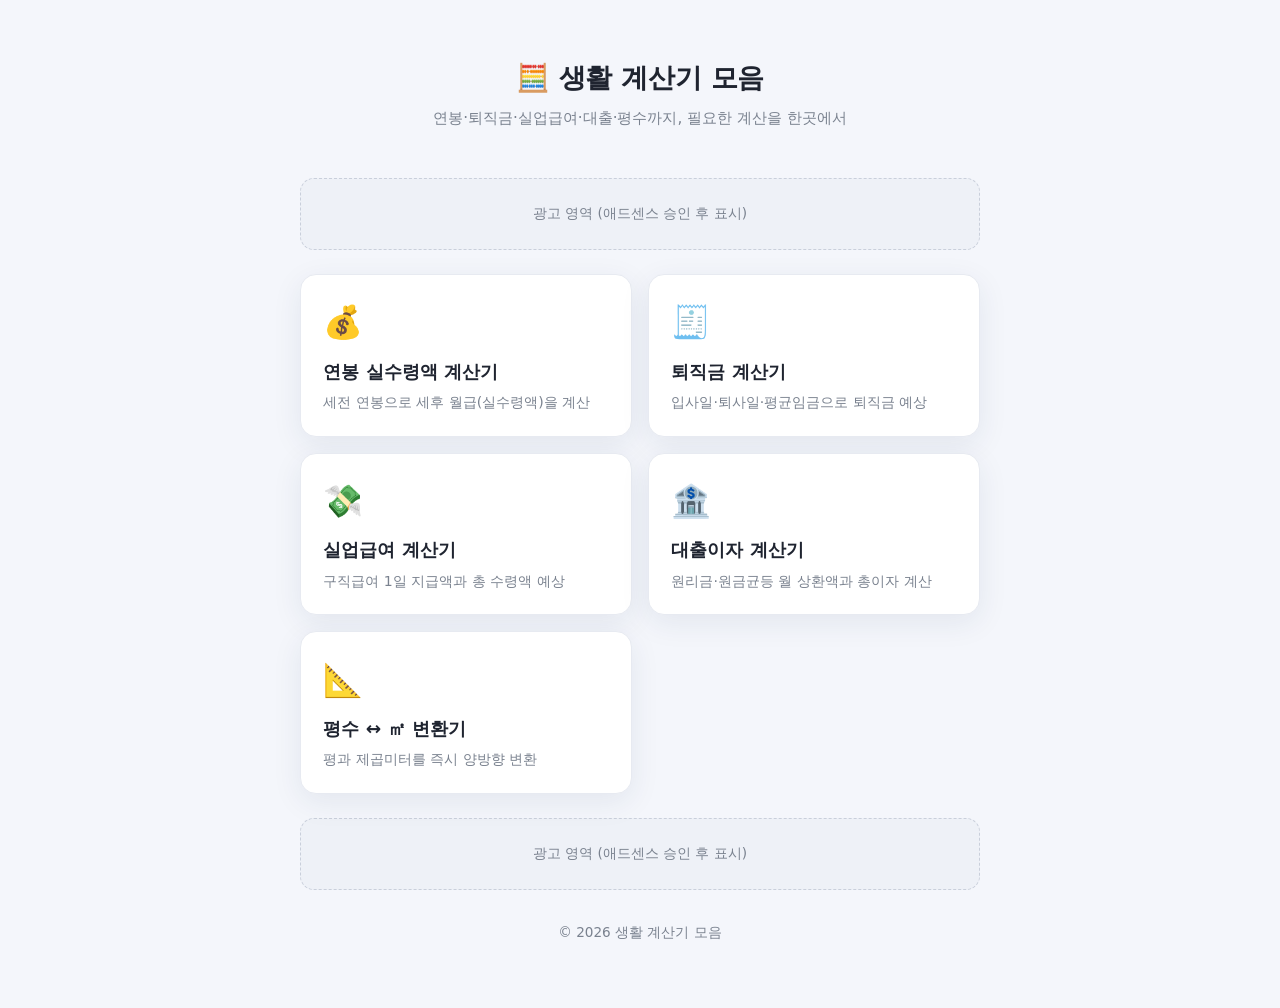
<file: index.html>
<!doctype html>
<html lang="ko">
<head>
  <meta charset="utf-8" />
  <meta name="viewport" content="width=device-width, initial-scale=1" />
  <title>무료 계산기 모음 | 연봉·퇴직금·실업급여·대출·평수</title>
  <meta name="description" content="연봉 실수령액, 퇴직금, 실업급여, 대출이자, 평수 변환 등 실생활에 꼭 필요한 무료 계산기를 한곳에 모았습니다." />
  <link rel="stylesheet" href="tools.css" />
</head>
<body>
  <div class="wrap">
    <header class="page">
      <h1>🧮 생활 계산기 모음</h1>
      <p>연봉·퇴직금·실업급여·대출·평수까지, 필요한 계산을 한곳에서</p>
    </header>

    <div class="ad">광고 영역 (애드센스 승인 후 표시)</div>

    <div class="tool-grid">
      <a class="tool-card" href="salary.html">
        <div class="emoji">💰</div>
        <h2>연봉 실수령액 계산기</h2>
        <p>세전 연봉으로 세후 월급(실수령액)을 계산</p>
      </a>
      <a class="tool-card" href="toejik.html">
        <div class="emoji">🧾</div>
        <h2>퇴직금 계산기</h2>
        <p>입사일·퇴사일·평균임금으로 퇴직금 예상</p>
      </a>
      <a class="tool-card" href="sileop.html">
        <div class="emoji">💸</div>
        <h2>실업급여 계산기</h2>
        <p>구직급여 1일 지급액과 총 수령액 예상</p>
      </a>
      <a class="tool-card" href="loan.html">
        <div class="emoji">🏦</div>
        <h2>대출이자 계산기</h2>
        <p>원리금·원금균등 월 상환액과 총이자 계산</p>
      </a>
      <a class="tool-card" href="pyeong.html">
        <div class="emoji">📐</div>
        <h2>평수 ↔ ㎡ 변환기</h2>
        <p>평과 제곱미터를 즉시 양방향 변환</p>
      </a>
    </div>

    <div class="ad">광고 영역 (애드센스 승인 후 표시)</div>

    <footer class="page">
      <p>© <span id="y"></span> 생활 계산기 모음</p>
    </footer>
  </div>
  <script>document.getElementById("y").textContent = new Date().getFullYear();</script>
</body>
</html>
</file>
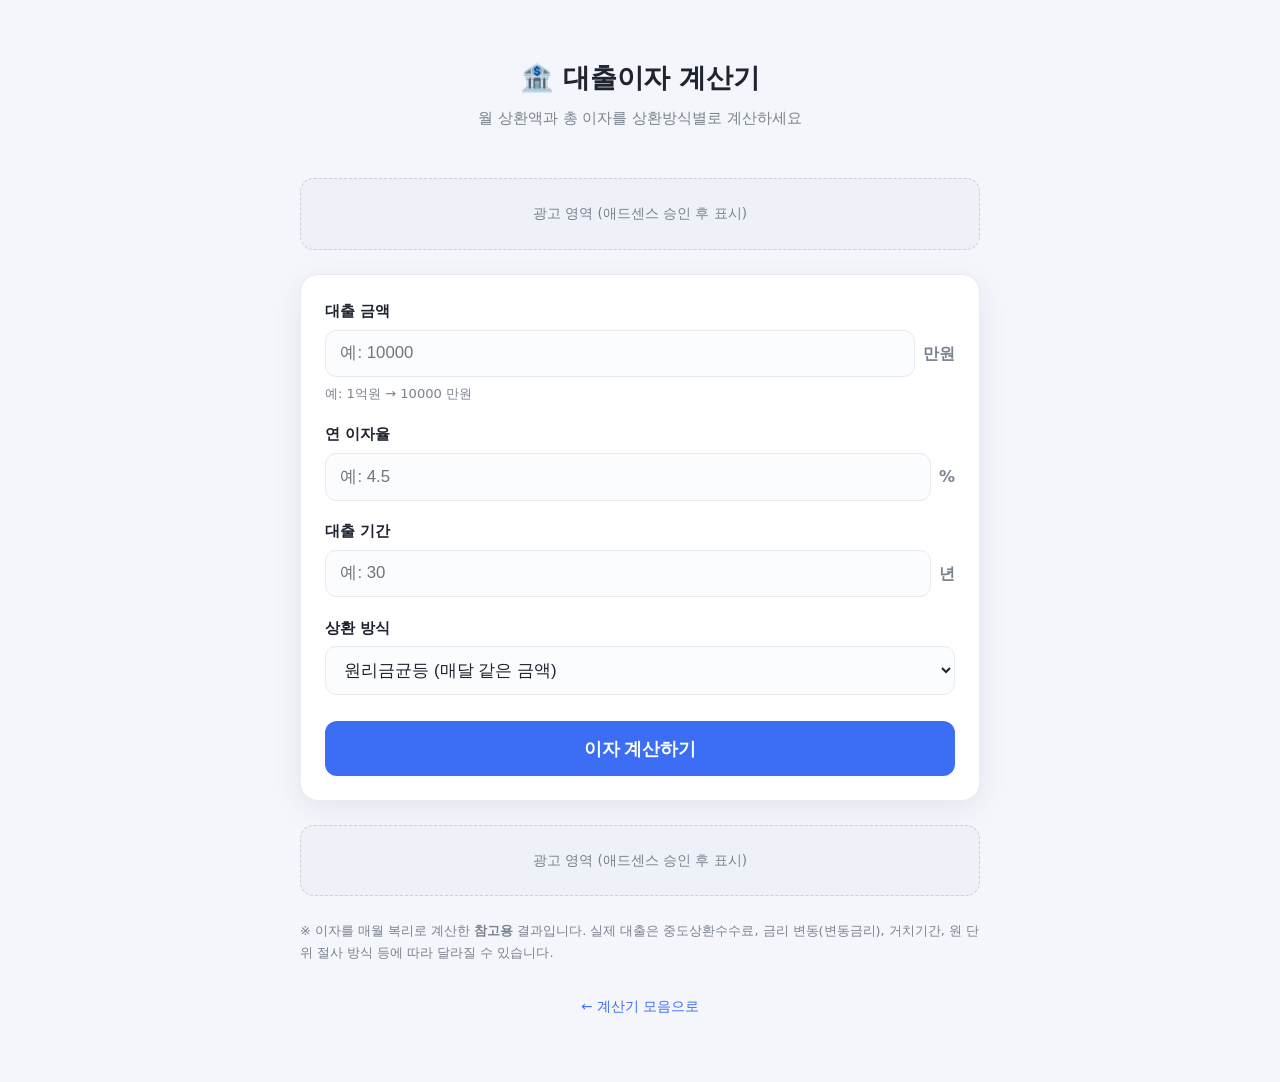
<file: loan.html>
<!doctype html>
<html lang="ko">
<head>
  <meta charset="utf-8" />
  <meta name="viewport" content="width=device-width, initial-scale=1" />
  <title>대출이자 계산기 | 원리금·원금균등 월 상환액 계산</title>
  <meta name="description" content="대출금액·이자율·기간을 입력하면 원리금균등/원금균등/만기일시 상환 방식별 월 상환액과 총이자를 계산합니다. 무료 대출이자 계산기." />
  <link rel="stylesheet" href="tools.css" />
</head>
<body>
  <div class="wrap">
    <header class="page">
      <h1>🏦 대출이자 계산기</h1>
      <p>월 상환액과 총 이자를 상환방식별로 계산하세요</p>
    </header>

    <div class="ad">광고 영역 (애드센스 승인 후 표시)</div>

    <div class="card">
      <div class="field">
        <label for="amount">대출 금액</label>
        <div class="input-row">
          <input id="amount" type="number" inputmode="numeric" placeholder="예: 10000" />
          <span class="unit">만원</span>
        </div>
        <div class="hint">예: 1억원 → 10000 만원</div>
      </div>
      <div class="field">
        <label for="rate">연 이자율</label>
        <div class="input-row">
          <input id="rate" type="number" inputmode="decimal" step="0.01" placeholder="예: 4.5" />
          <span class="unit">%</span>
        </div>
      </div>
      <div class="field">
        <label for="years">대출 기간</label>
        <div class="input-row">
          <input id="years" type="number" inputmode="numeric" placeholder="예: 30" />
          <span class="unit">년</span>
        </div>
      </div>
      <div class="field">
        <label for="method">상환 방식</label>
        <div class="input-row">
          <select id="method">
            <option value="equal">원리금균등 (매달 같은 금액)</option>
            <option value="principal">원금균등 (원금 균등, 이자 감소)</option>
            <option value="bullet">만기일시 (매달 이자만, 만기에 원금)</option>
          </select>
        </div>
      </div>

      <button class="btn" id="calcBtn">이자 계산하기</button>

      <div class="result" id="result" hidden>
        <div class="headline">
          <div class="label" id="mLabel">월 상환액</div>
          <div class="big" id="monthly">0원</div>
          <div class="sub" id="mSub"></div>
        </div>
        <table>
          <tr><th>총 대출 원금</th><td id="principal">0원</td></tr>
          <tr><th>총 이자</th><td id="interest">0원</td></tr>
          <tr class="total"><th>총 상환액 (원금+이자)</th><td class="val" id="totalPay">0원</td></tr>
        </table>
      </div>
    </div>

    <div class="ad">광고 영역 (애드센스 승인 후 표시)</div>

    <p class="disclaimer">
      ※ 이자를 매월 복리로 계산한 <b>참고용</b> 결과입니다. 실제 대출은 중도상환수수료, 금리 변동(변동금리),
      거치기간, 원 단위 절사 방식 등에 따라 달라질 수 있습니다.
    </p>
    <footer class="page"><p><a href="index.html">← 계산기 모음으로</a></p></footer>
  </div>

  <script>
    const won = (n) => Math.round(n).toLocaleString("ko-KR") + "원";
    function calc() {
      const principal = (parseFloat(document.getElementById("amount").value) || 0) * 10000;
      const annual = parseFloat(document.getElementById("rate").value) || 0;
      const years = parseFloat(document.getElementById("years").value) || 0;
      const method = document.getElementById("method").value;
      if (principal <= 0 || years <= 0) { alert("대출 금액과 기간을 입력해주세요."); return; }

      const n = Math.round(years * 12);   // 총 개월수
      const r = annual / 100 / 12;         // 월 이자율
      let monthlyText, subText, totalInterest;

      if (method === "equal") {
        // 원리금균등
        const m = r === 0 ? principal / n : principal * r * Math.pow(1 + r, n) / (Math.pow(1 + r, n) - 1);
        totalInterest = m * n - principal;
        monthlyText = won(m);
        subText = `매달 동일하게 ${n}회 상환`;
        document.getElementById("mLabel").textContent = "월 상환액";
      } else if (method === "principal") {
        // 원금균등: 첫 달 상환액이 가장 큼
        const monthlyPrincipal = principal / n;
        const firstInterest = principal * r;
        const first = monthlyPrincipal + firstInterest;
        const last = monthlyPrincipal + monthlyPrincipal * r;
        // 총이자 = 원금 × r × (n+1)/2
        totalInterest = monthlyPrincipal * r * (n * (n + 1) / 2);
        monthlyText = won(first);
        subText = `첫 달 ${won(first)} → 마지막 달 ${won(last)} (점점 감소)`;
        document.getElementById("mLabel").textContent = "첫 달 상환액";
      } else {
        // 만기일시
        const monthlyInterest = principal * r;
        totalInterest = monthlyInterest * n;
        monthlyText = won(monthlyInterest);
        subText = `매달 이자만 → 만기에 원금 ${won(principal)} 상환`;
        document.getElementById("mLabel").textContent = "월 이자 (원금 제외)";
      }

      document.getElementById("monthly").textContent = monthlyText;
      document.getElementById("mSub").textContent = subText;
      document.getElementById("principal").textContent = won(principal);
      document.getElementById("interest").textContent = won(totalInterest);
      document.getElementById("totalPay").textContent = won(principal + totalInterest);
      document.getElementById("result").hidden = false;
    }
    document.getElementById("calcBtn").addEventListener("click", calc);
  </script>
</body>
</html>
</file>
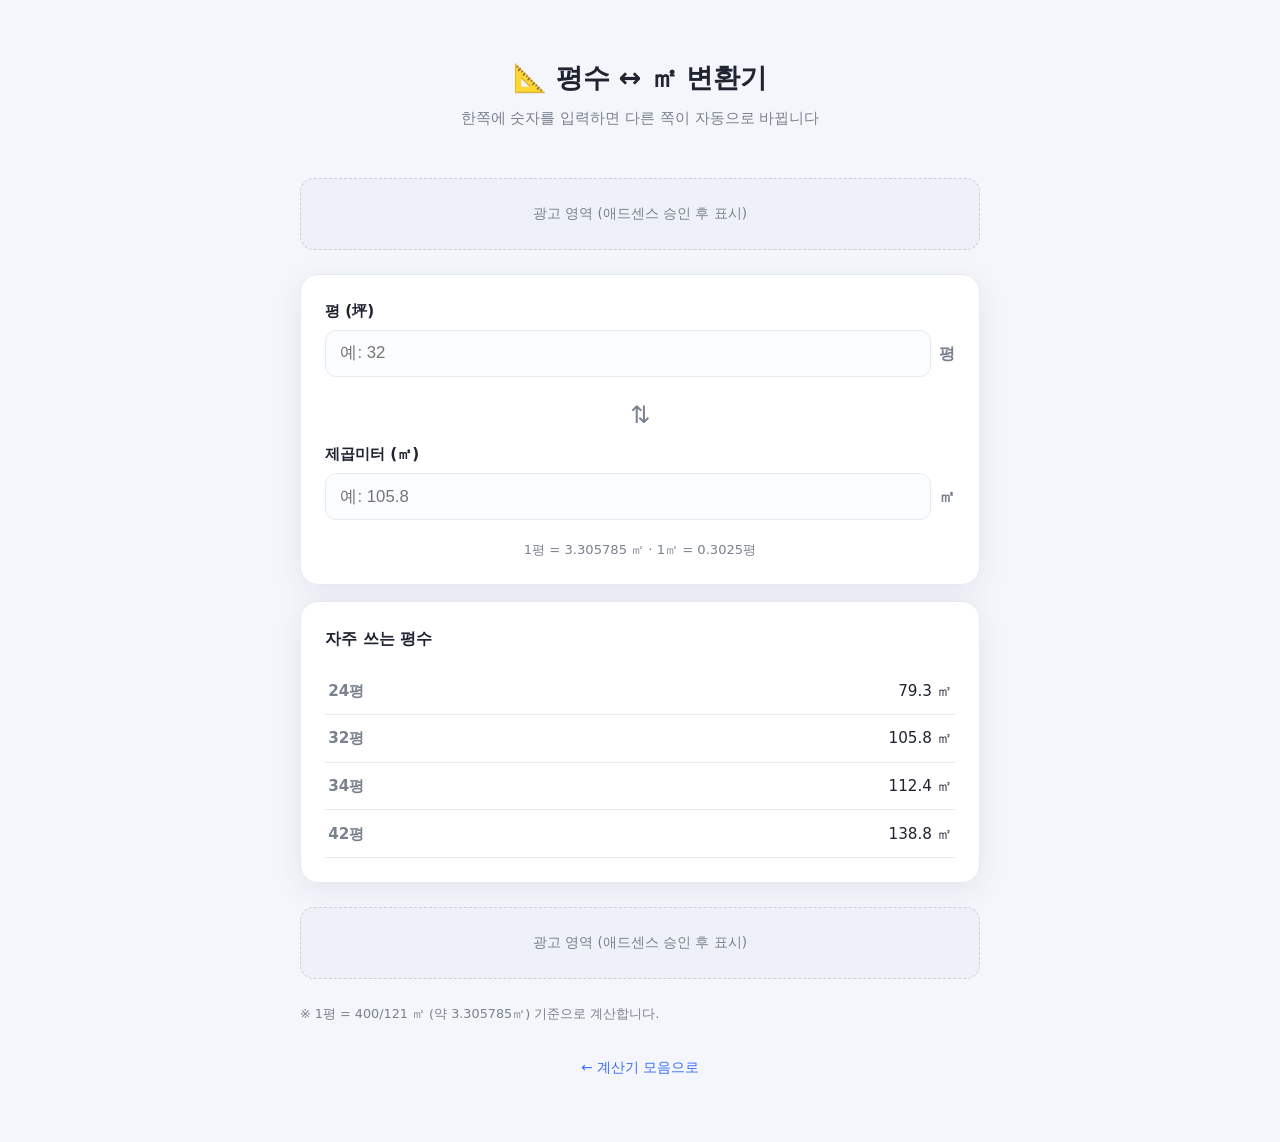
<file: pyeong.html>
<!doctype html>
<html lang="ko">
<head>
  <meta charset="utf-8" />
  <meta name="viewport" content="width=device-width, initial-scale=1" />
  <title>평수 계산기 | 평 ↔ 제곱미터(㎡) 변환기</title>
  <meta name="description" content="평과 제곱미터(㎡)를 즉시 양방향으로 변환합니다. 아파트 평수 계산, 부동산 면적 변환에 딱. 무료 평수 변환기." />
  <link rel="stylesheet" href="tools.css" />
</head>
<body>
  <div class="wrap">
    <header class="page">
      <h1>📐 평수 ↔ ㎡ 변환기</h1>
      <p>한쪽에 숫자를 입력하면 다른 쪽이 자동으로 바뀝니다</p>
    </header>

    <div class="ad">광고 영역 (애드센스 승인 후 표시)</div>

    <div class="card">
      <div class="field">
        <label for="pyeong">평 (坪)</label>
        <div class="input-row">
          <input id="pyeong" type="number" inputmode="decimal" placeholder="예: 32" />
          <span class="unit">평</span>
        </div>
      </div>

      <div style="text-align:center; font-size:1.5rem; color:var(--muted); margin:.5rem 0;">⇅</div>

      <div class="field">
        <label for="meter">제곱미터 (㎡)</label>
        <div class="input-row">
          <input id="meter" type="number" inputmode="decimal" placeholder="예: 105.8" />
          <span class="unit">㎡</span>
        </div>
      </div>

      <p class="hint" style="text-align:center; margin-top:1rem;">
        1평 = 3.305785 ㎡ · 1㎡ = 0.3025평
      </p>
    </div>

    <div class="card" style="margin-top:1rem;">
      <h2 style="font-size:1rem; margin-bottom:.7rem;">자주 쓰는 평수</h2>
      <table>
        <tr><th>24평</th><td>79.3 ㎡</td></tr>
        <tr><th>32평</th><td>105.8 ㎡</td></tr>
        <tr><th>34평</th><td>112.4 ㎡</td></tr>
        <tr><th>42평</th><td>138.8 ㎡</td></tr>
      </table>
    </div>

    <div class="ad">광고 영역 (애드센스 승인 후 표시)</div>

    <p class="disclaimer">※ 1평 = 400/121 ㎡ (약 3.305785㎡) 기준으로 계산합니다.</p>
    <footer class="page"><p><a href="index.html">← 계산기 모음으로</a></p></footer>
  </div>

  <script>
    const P2M = 3.3057851;
    const py = document.getElementById("pyeong");
    const me = document.getElementById("meter");
    const round2 = (n) => Math.round(n * 100) / 100;
    py.addEventListener("input", () => {
      me.value = py.value === "" ? "" : round2(parseFloat(py.value) * P2M);
    });
    me.addEventListener("input", () => {
      py.value = me.value === "" ? "" : round2(parseFloat(me.value) / P2M);
    });
  </script>
</body>
</html>
</file>
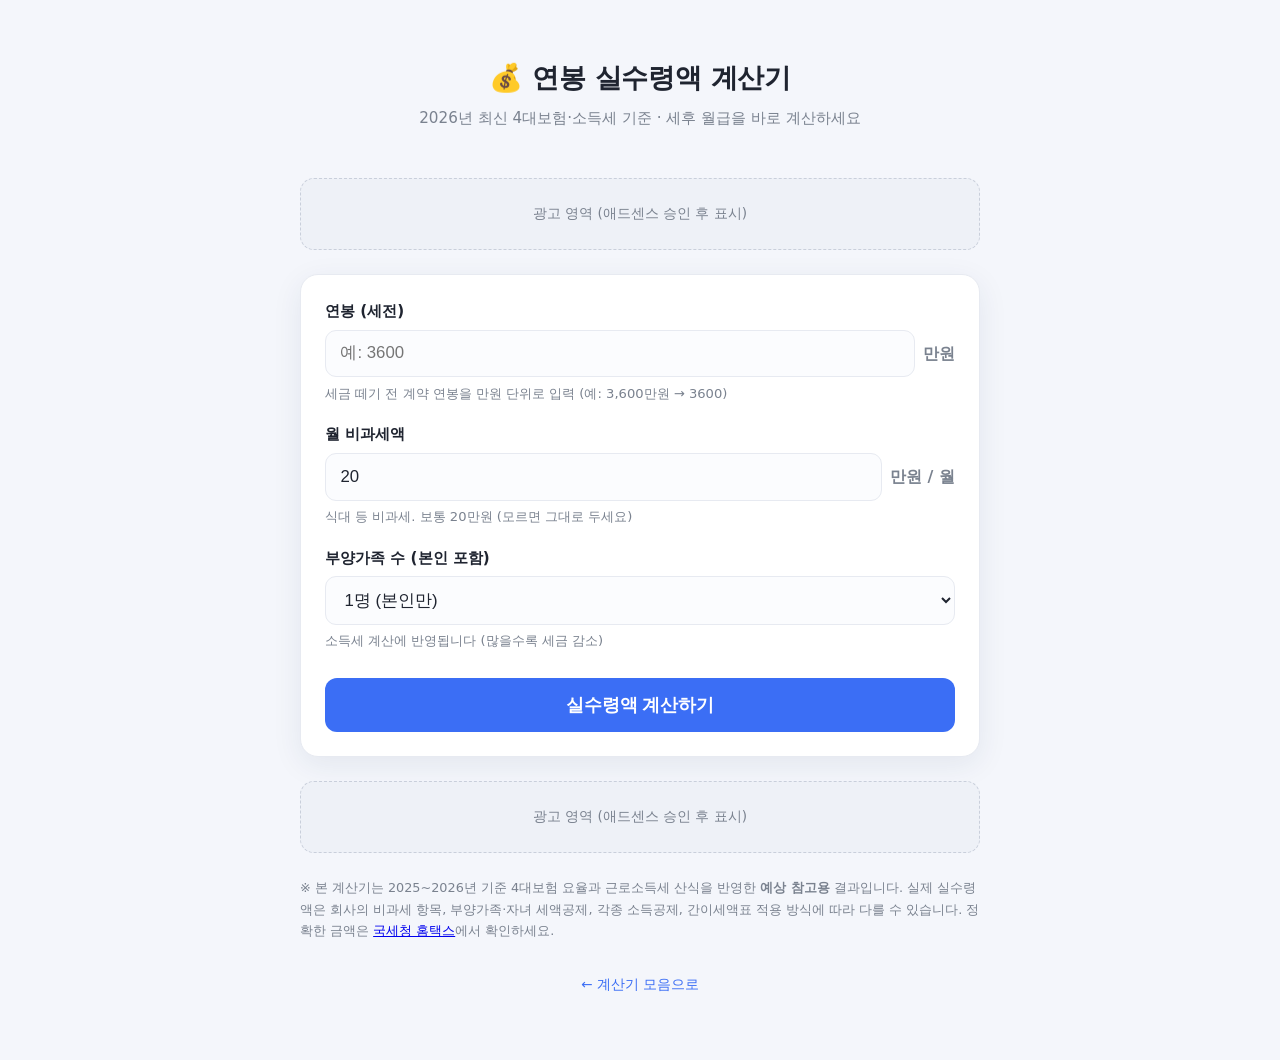
<file: salary.html>
<!doctype html>
<html lang="ko">
<head>
  <meta charset="utf-8" />
  <meta name="viewport" content="width=device-width, initial-scale=1" />
  <title>연봉 실수령액 계산기 2026 | 세후 월급 계산</title>
  <meta name="description" content="2026년 최신 4대보험·소득세 반영 연봉 실수령액 계산기. 연봉을 입력하면 세금과 4대보험을 뺀 실제 월급(세후)을 바로 계산해 드립니다." />
  <meta name="keywords" content="연봉 실수령액, 실수령액 계산기, 세후 월급, 연봉 계산기, 4대보험 계산" />
  <style>
    :root {
      --bg: #f4f6fb; --card: #fff; --text: #1f2430; --muted: #7a828f;
      --accent: #3b6ef5; --accent-dark: #2b52c0; --line: #e7eaf1;
      --good: #14a06b; --shadow: 0 8px 30px rgba(30,50,90,.08);
    }
    * { margin:0; padding:0; box-sizing:border-box; }
    body {
      font-family: system-ui, -apple-system, "Segoe UI", "Malgun Gothic", sans-serif;
      background: var(--bg); color: var(--text); line-height: 1.6;
      -webkit-font-smoothing: antialiased;
    }
    .wrap { max-width: 720px; margin: 0 auto; padding: 1.5rem 1.25rem 4rem; }
    header { text-align:center; padding: 2rem 0 1.5rem; }
    header h1 { font-size: 1.7rem; letter-spacing: -0.01em; }
    header p { color: var(--muted); margin-top: .4rem; font-size: .95rem; }

    .card { background: var(--card); border:1px solid var(--line); border-radius:18px;
      box-shadow: var(--shadow); padding: 1.5rem; }

    .field { margin-bottom: 1.15rem; }
    .field label { display:block; font-weight:700; margin-bottom:.4rem; font-size:.95rem; }
    .input-row { display:flex; align-items:center; gap:.5rem; }
    .input-row input, .input-row select {
      flex:1; width:100%; padding:.8rem .9rem; font-size:1.05rem;
      border:1.5px solid var(--line); border-radius:11px; background:#fbfcfe; color:var(--text);
    }
    .input-row input:focus, .input-row select:focus { outline:none; border-color:var(--accent); background:#fff; }
    .unit { color: var(--muted); font-weight:700; white-space:nowrap; }
    .hint { color: var(--muted); font-size:.82rem; margin-top:.35rem; }

    .btn { width:100%; margin-top:.5rem; padding:.95rem; font-size:1.1rem; font-weight:800;
      color:#fff; background:var(--accent); border:none; border-radius:12px; cursor:pointer;
      transition: background .15s; }
    .btn:hover { background: var(--accent-dark); }

    /* 결과 */
    .result { margin-top: 1.5rem; }
    .headline { background: linear-gradient(135deg, var(--accent), var(--accent-dark));
      color:#fff; border-radius:16px; padding:1.4rem; text-align:center; }
    .headline .label { opacity:.9; font-size:.9rem; }
    .headline .big { font-size:2.2rem; font-weight:900; margin-top:.2rem; letter-spacing:-0.02em; }
    .headline .sub { opacity:.9; font-size:.9rem; margin-top:.3rem; }

    table { width:100%; border-collapse:collapse; margin-top:1rem; }
    table th, table td { padding:.7rem .2rem; border-bottom:1px solid var(--line); font-size:.95rem; }
    table th { text-align:left; color:var(--muted); font-weight:600; }
    table td { text-align:right; font-variant-numeric: tabular-nums; }
    tr.total td, tr.total th { font-weight:800; border-bottom:none; font-size:1.05rem; }
    tr.total .val { color: var(--good); }

    .ad { margin:1.5rem 0; padding:1.5rem; text-align:center; color:var(--muted);
      background:#eef1f7; border:1px dashed #c9cfdb; border-radius:14px; font-size:.85rem; }

    .disclaimer { margin-top:1.25rem; font-size:.8rem; color:var(--muted); line-height:1.7; }
    footer { text-align:center; color:var(--muted); font-size:.85rem; margin-top:2rem; }
    footer a { color: var(--accent); text-decoration:none; }
    [hidden] { display:none !important; }
    @media (max-width:480px){ .headline .big{ font-size:1.9rem; } }
  </style>
</head>
<body>
  <div class="wrap">
    <header>
      <h1>💰 연봉 실수령액 계산기</h1>
      <p>2026년 최신 4대보험·소득세 기준 · 세후 월급을 바로 계산하세요</p>
    </header>

    <!-- 광고 자리 (구글 애드센스 승인 후 여기에 광고 코드 삽입) -->
    <div class="ad">광고 영역 (애드센스 승인 후 표시)</div>

    <div class="card">
      <div class="field">
        <label for="salary">연봉 (세전)</label>
        <div class="input-row">
          <input id="salary" type="number" inputmode="numeric" placeholder="예: 3600" />
          <span class="unit">만원</span>
        </div>
        <div class="hint">세금 떼기 전 계약 연봉을 만원 단위로 입력 (예: 3,600만원 → 3600)</div>
      </div>

      <div class="field">
        <label for="nontax">월 비과세액</label>
        <div class="input-row">
          <input id="nontax" type="number" inputmode="numeric" value="20" />
          <span class="unit">만원 / 월</span>
        </div>
        <div class="hint">식대 등 비과세. 보통 20만원 (모르면 그대로 두세요)</div>
      </div>

      <div class="field">
        <label for="family">부양가족 수 (본인 포함)</label>
        <div class="input-row">
          <select id="family">
            <option value="1">1명 (본인만)</option>
            <option value="2">2명</option>
            <option value="3">3명</option>
            <option value="4">4명</option>
            <option value="5">5명</option>
            <option value="6">6명 이상</option>
          </select>
        </div>
        <div class="hint">소득세 계산에 반영됩니다 (많을수록 세금 감소)</div>
      </div>

      <button class="btn" id="calcBtn">실수령액 계산하기</button>

      <div class="result" id="result" hidden>
        <div class="headline">
          <div class="label">월 예상 실수령액</div>
          <div class="big" id="netMonthly">0원</div>
          <div class="sub" id="netYearly">연 0원</div>
        </div>

        <table>
          <tr><th>월 급여 (세전)</th><td id="grossMonthly">0원</td></tr>
          <tr><th>국민연금 (4.5%)</th><td id="pension">0원</td></tr>
          <tr><th>건강보험 (3.545%)</th><td id="health">0원</td></tr>
          <tr><th>장기요양보험</th><td id="care">0원</td></tr>
          <tr><th>고용보험 (0.9%)</th><td id="employ">0원</td></tr>
          <tr><th>소득세</th><td id="incomeTax">0원</td></tr>
          <tr><th>지방소득세 (소득세의 10%)</th><td id="localTax">0원</td></tr>
          <tr class="total"><th>공제 합계</th><td id="totalDeduction">0원</td></tr>
          <tr class="total"><th>월 실수령액</th><td class="val" id="netMonthly2">0원</td></tr>
        </table>
      </div>
    </div>

    <!-- 광고 자리 2 -->
    <div class="ad">광고 영역 (애드센스 승인 후 표시)</div>

    <p class="disclaimer">
      ※ 본 계산기는 2025~2026년 기준 4대보험 요율과 근로소득세 산식을 반영한 <b>예상 참고용</b> 결과입니다.
      실제 실수령액은 회사의 비과세 항목, 부양가족·자녀 세액공제, 각종 소득공제, 간이세액표 적용 방식에 따라 다를 수 있습니다.
      정확한 금액은 <a href="https://www.hometax.go.kr" target="_blank" rel="noopener">국세청 홈택스</a>에서 확인하세요.
    </p>

    <footer>
      <p><a href="index.html">← 계산기 모음으로</a></p>
    </footer>
  </div>

  <script src="salary.js"></script>
</body>
</html>
</file>
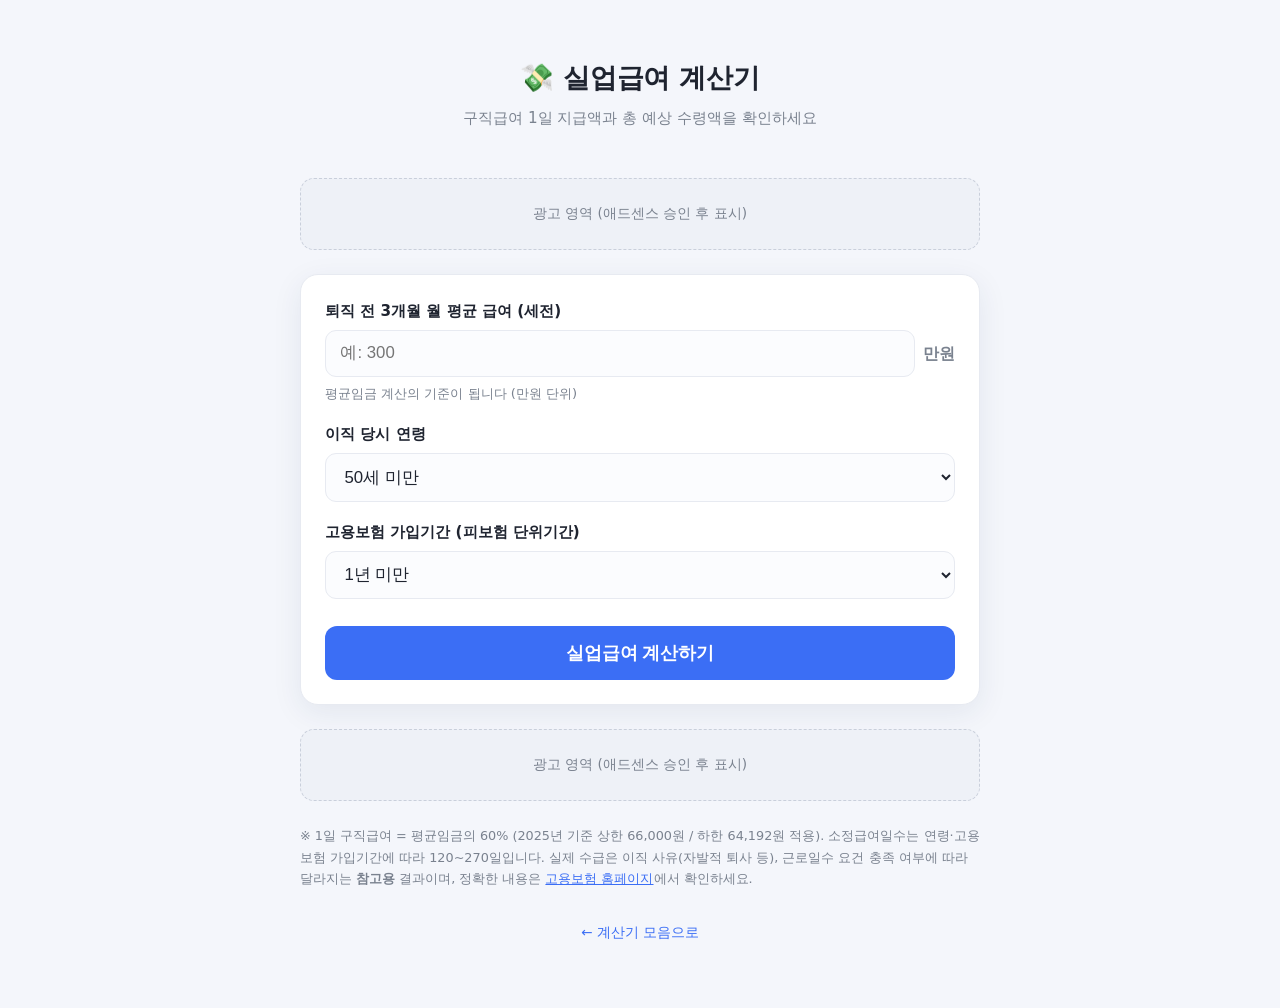
<file: sileop.html>
<!doctype html>
<html lang="ko">
<head>
  <meta charset="utf-8" />
  <meta name="viewport" content="width=device-width, initial-scale=1" />
  <title>실업급여 계산기 2026 | 구직급여 예상 수령액</title>
  <meta name="description" content="평균임금·연령·고용보험 가입기간으로 실업급여(구직급여) 1일 지급액과 총 예상 수령액을 계산합니다. 무료 실업급여 계산기." />
  <link rel="stylesheet" href="tools.css" />
</head>
<body>
  <div class="wrap">
    <header class="page">
      <h1>💸 실업급여 계산기</h1>
      <p>구직급여 1일 지급액과 총 예상 수령액을 확인하세요</p>
    </header>

    <div class="ad">광고 영역 (애드센스 승인 후 표시)</div>

    <div class="card">
      <div class="field">
        <label for="monthly">퇴직 전 3개월 월 평균 급여 (세전)</label>
        <div class="input-row">
          <input id="monthly" type="number" inputmode="numeric" placeholder="예: 300" />
          <span class="unit">만원</span>
        </div>
        <div class="hint">평균임금 계산의 기준이 됩니다 (만원 단위)</div>
      </div>
      <div class="field">
        <label for="age">이직 당시 연령</label>
        <div class="input-row">
          <select id="age">
            <option value="under50">50세 미만</option>
            <option value="over50">50세 이상 또는 장애인</option>
          </select>
        </div>
      </div>
      <div class="field">
        <label for="period">고용보험 가입기간 (피보험 단위기간)</label>
        <div class="input-row">
          <select id="period">
            <option value="1">1년 미만</option>
            <option value="2">1년 이상 ~ 3년 미만</option>
            <option value="3">3년 이상 ~ 5년 미만</option>
            <option value="4">5년 이상 ~ 10년 미만</option>
            <option value="5">10년 이상</option>
          </select>
        </div>
      </div>

      <button class="btn" id="calcBtn">실업급여 계산하기</button>

      <div class="result" id="result" hidden>
        <div class="headline">
          <div class="label">예상 총 수령액</div>
          <div class="big" id="total">0원</div>
          <div class="sub" id="daysInfo"></div>
        </div>
        <table>
          <tr><th>1일 평균임금</th><td id="avgWage">0원</td></tr>
          <tr><th>1일 구직급여 (평균임금의 60%)</th><td id="daily">0원</td></tr>
          <tr><th>소정급여일수</th><td id="days">0일</td></tr>
          <tr class="total"><th>총 예상 수령액</th><td class="val" id="total2">0원</td></tr>
        </table>
      </div>
    </div>

    <div class="ad">광고 영역 (애드센스 승인 후 표시)</div>

    <p class="disclaimer">
      ※ 1일 구직급여 = 평균임금의 60% (2025년 기준 상한 66,000원 / 하한 64,192원 적용).
      소정급여일수는 연령·고용보험 가입기간에 따라 120~270일입니다. 실제 수급은 이직 사유(자발적 퇴사 등),
      근로일수 요건 충족 여부에 따라 달라지는 <b>참고용</b> 결과이며, 정확한 내용은
      <a href="https://www.ei.go.kr" target="_blank" rel="noopener">고용보험 홈페이지</a>에서 확인하세요.
    </p>
    <footer class="page"><p><a href="index.html">← 계산기 모음으로</a></p></footer>
  </div>

  <script>
    const won = (n) => Math.round(n).toLocaleString("ko-KR") + "원";
    const UPPER = 66000;   // 1일 상한액
    const LOWER = 64192;   // 1일 하한액 (2025 최저임금 10,030 × 0.8 × 8)
    // 소정급여일수 [가입기간 1~5][연령 under50, over50]
    const DAYS = {
      "1": { under50: 120, over50: 120 },
      "2": { under50: 150, over50: 180 },
      "3": { under50: 180, over50: 210 },
      "4": { under50: 210, over50: 240 },
      "5": { under50: 240, over50: 270 }
    };
    function calc() {
      const monthly = (parseFloat(document.getElementById("monthly").value) || 0) * 10000;
      const age = document.getElementById("age").value;
      const period = document.getElementById("period").value;
      if (monthly <= 0) { alert("월 평균 급여를 입력해주세요."); return; }

      const avgWage = (monthly * 3) / 91.25;      // 1일 평균임금
      let daily = avgWage * 0.6;                   // 60%
      daily = Math.min(Math.max(daily, LOWER), UPPER);
      const payDays = DAYS[period][age];
      const total = daily * payDays;

      document.getElementById("avgWage").textContent = won(avgWage);
      document.getElementById("daily").textContent = won(daily);
      document.getElementById("days").textContent = payDays + "일";
      document.getElementById("total").textContent = won(total);
      document.getElementById("total2").textContent = won(total);
      document.getElementById("daysInfo").textContent = `1일 ${won(daily)} × ${payDays}일`;
      document.getElementById("result").hidden = false;
    }
    document.getElementById("calcBtn").addEventListener("click", calc);
  </script>
</body>
</html>
</file>
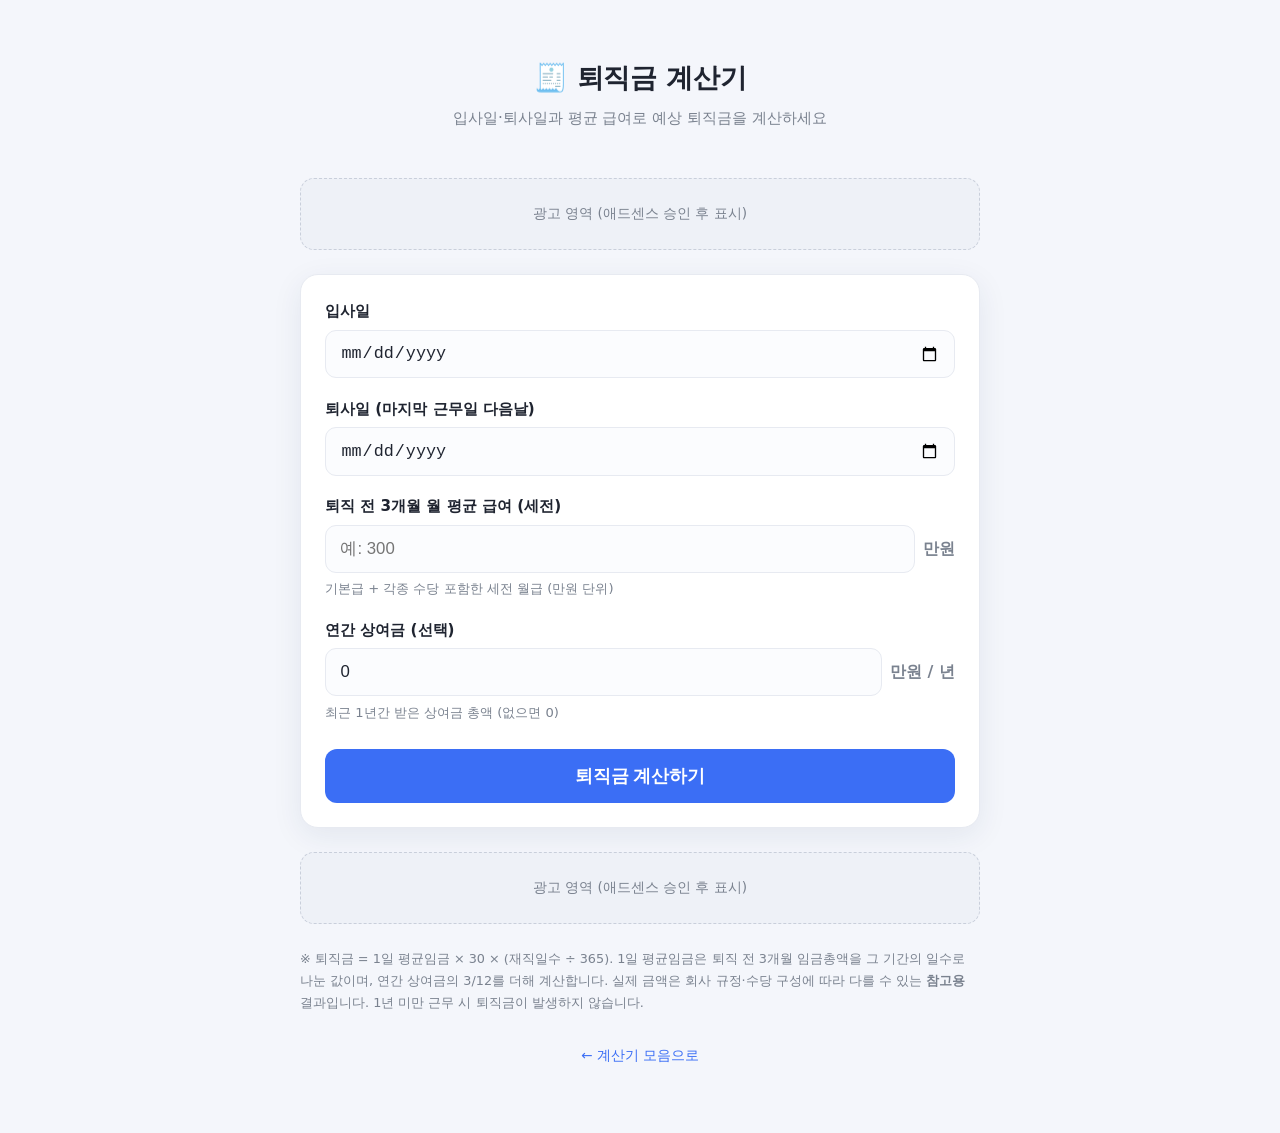
<file: toejik.html>
<!doctype html>
<html lang="ko">
<head>
  <meta charset="utf-8" />
  <meta name="viewport" content="width=device-width, initial-scale=1" />
  <title>퇴직금 계산기 2026 | 평균임금 기준 퇴직금 계산</title>
  <meta name="description" content="입사일·퇴사일과 평균 급여를 입력하면 예상 퇴직금을 바로 계산합니다. 근로기준법 평균임금 기준 무료 퇴직금 계산기." />
  <link rel="stylesheet" href="tools.css" />
</head>
<body>
  <div class="wrap">
    <header class="page">
      <h1>🧾 퇴직금 계산기</h1>
      <p>입사일·퇴사일과 평균 급여로 예상 퇴직금을 계산하세요</p>
    </header>

    <div class="ad">광고 영역 (애드센스 승인 후 표시)</div>

    <div class="card">
      <div class="field">
        <label for="join">입사일</label>
        <div class="input-row"><input id="join" type="date" /></div>
      </div>
      <div class="field">
        <label for="leave">퇴사일 (마지막 근무일 다음날)</label>
        <div class="input-row"><input id="leave" type="date" /></div>
      </div>
      <div class="field">
        <label for="monthly">퇴직 전 3개월 월 평균 급여 (세전)</label>
        <div class="input-row">
          <input id="monthly" type="number" inputmode="numeric" placeholder="예: 300" />
          <span class="unit">만원</span>
        </div>
        <div class="hint">기본급 + 각종 수당 포함한 세전 월급 (만원 단위)</div>
      </div>
      <div class="field">
        <label for="bonus">연간 상여금 (선택)</label>
        <div class="input-row">
          <input id="bonus" type="number" inputmode="numeric" value="0" />
          <span class="unit">만원 / 년</span>
        </div>
        <div class="hint">최근 1년간 받은 상여금 총액 (없으면 0)</div>
      </div>

      <button class="btn" id="calcBtn">퇴직금 계산하기</button>

      <div class="result" id="result" hidden>
        <div class="headline">
          <div class="label">예상 퇴직금 (세전)</div>
          <div class="big" id="severance">0원</div>
          <div class="sub" id="daysInfo"></div>
        </div>
        <table>
          <tr><th>총 재직일수</th><td id="totalDays">0일</td></tr>
          <tr><th>1일 평균임금</th><td id="avgWage">0원</td></tr>
          <tr class="total"><th>예상 퇴직금</th><td class="val" id="severance2">0원</td></tr>
        </table>
      </div>
    </div>

    <div class="ad">광고 영역 (애드센스 승인 후 표시)</div>

    <p class="disclaimer">
      ※ 퇴직금 = 1일 평균임금 × 30 × (재직일수 ÷ 365). 1일 평균임금은 퇴직 전 3개월 임금총액을 그 기간의 일수로 나눈 값이며,
      연간 상여금의 3/12를 더해 계산합니다. 실제 금액은 회사 규정·수당 구성에 따라 다를 수 있는 <b>참고용</b> 결과입니다.
      1년 미만 근무 시 퇴직금이 발생하지 않습니다.
    </p>
    <footer class="page"><p><a href="index.html">← 계산기 모음으로</a></p></footer>
  </div>

  <script>
    const won = (n) => Math.round(n).toLocaleString("ko-KR") + "원";
    function calc() {
      const join = new Date(document.getElementById("join").value);
      const leave = new Date(document.getElementById("leave").value);
      const monthly = (parseFloat(document.getElementById("monthly").value) || 0) * 10000;
      const bonus = (parseFloat(document.getElementById("bonus").value) || 0) * 10000;
      if (isNaN(join) || isNaN(leave)) { alert("입사일과 퇴사일을 입력해주세요."); return; }
      if (leave <= join) { alert("퇴사일이 입사일보다 뒤여야 합니다."); return; }
      if (monthly <= 0) { alert("월 평균 급여를 입력해주세요."); return; }

      const days = Math.round((leave - join) / (1000 * 60 * 60 * 24)); // 총 재직일수
      if (days < 365) {
        alert("재직 기간이 1년 미만이라 법정 퇴직금이 발생하지 않습니다. (계산은 참고용으로 표시)");
      }
      // 3개월 임금총액 (3개월=약 91.25일 가정) + 상여 3/12
      const threeMonthPay = monthly * 3 + bonus * (3 / 12);
      const threeMonthDays = 91.25;
      const avgWage = threeMonthPay / threeMonthDays; // 1일 평균임금
      const severance = avgWage * 30 * (days / 365);

      document.getElementById("severance").textContent = won(severance);
      document.getElementById("severance2").textContent = won(severance);
      const y = Math.floor(days / 365), d = days % 365;
      document.getElementById("daysInfo").textContent = `재직 ${y}년 ${d}일`;
      document.getElementById("totalDays").textContent = days.toLocaleString("ko-KR") + "일";
      document.getElementById("avgWage").textContent = won(avgWage);
      document.getElementById("result").hidden = false;
    }
    document.getElementById("calcBtn").addEventListener("click", calc);
  </script>
</body>
</html>
</file>
<file: tools.css>
:root {
  --bg: #f4f6fb; --card: #fff; --text: #1f2430; --muted: #7a828f;
  --accent: #3b6ef5; --accent-dark: #2b52c0; --line: #e7eaf1;
  --good: #14a06b; --shadow: 0 8px 30px rgba(30,50,90,.08);
}
* { margin:0; padding:0; box-sizing:border-box; }
body {
  font-family: system-ui, -apple-system, "Segoe UI", "Malgun Gothic", sans-serif;
  background: var(--bg); color: var(--text); line-height: 1.6;
  -webkit-font-smoothing: antialiased;
}
.wrap { max-width: 720px; margin: 0 auto; padding: 1.5rem 1.25rem 4rem; }
header.page { text-align:center; padding: 2rem 0 1.5rem; }
header.page h1 { font-size: 1.7rem; letter-spacing: -0.01em; }
header.page p { color: var(--muted); margin-top:.4rem; font-size:.95rem; }

.card { background: var(--card); border:1px solid var(--line); border-radius:18px;
  box-shadow: var(--shadow); padding: 1.5rem; }

.field { margin-bottom: 1.15rem; }
.field label { display:block; font-weight:700; margin-bottom:.4rem; font-size:.95rem; }
.input-row { display:flex; align-items:center; gap:.5rem; }
.input-row input, .input-row select {
  flex:1; width:100%; padding:.8rem .9rem; font-size:1.05rem;
  border:1.5px solid var(--line); border-radius:11px; background:#fbfcfe; color:var(--text);
}
.input-row input:focus, .input-row select:focus { outline:none; border-color:var(--accent); background:#fff; }
.unit { color: var(--muted); font-weight:700; white-space:nowrap; }
.hint { color: var(--muted); font-size:.82rem; margin-top:.35rem; }

.btn { width:100%; margin-top:.5rem; padding:.95rem; font-size:1.1rem; font-weight:800;
  color:#fff; background:var(--accent); border:none; border-radius:12px; cursor:pointer;
  transition: background .15s; }
.btn:hover { background: var(--accent-dark); }

.result { margin-top: 1.5rem; }
.headline { background: linear-gradient(135deg, var(--accent), var(--accent-dark));
  color:#fff; border-radius:16px; padding:1.4rem; text-align:center; }
.headline .label { opacity:.9; font-size:.9rem; }
.headline .big { font-size:2.1rem; font-weight:900; margin-top:.2rem; letter-spacing:-0.02em; }
.headline .sub { opacity:.9; font-size:.9rem; margin-top:.3rem; }

table { width:100%; border-collapse:collapse; margin-top:1rem; }
table th, table td { padding:.7rem .2rem; border-bottom:1px solid var(--line); font-size:.95rem; }
table th { text-align:left; color:var(--muted); font-weight:600; }
table td { text-align:right; font-variant-numeric: tabular-nums; }
tr.total td, tr.total th { font-weight:800; border-bottom:none; font-size:1.05rem; }
tr.total .val { color: var(--good); }

.ad { margin:1.5rem 0; padding:1.5rem; text-align:center; color:var(--muted);
  background:#eef1f7; border:1px dashed #c9cfdb; border-radius:14px; font-size:.85rem; }
.disclaimer { margin-top:1.25rem; font-size:.8rem; color:var(--muted); line-height:1.7; }
.disclaimer a { color: var(--accent); }
footer.page { text-align:center; color:var(--muted); font-size:.85rem; margin-top:2rem; }
footer.page a { color: var(--accent); text-decoration:none; }
[hidden] { display:none !important; }

/* ---- 도구 모음 허브 ---- */
.tool-grid { display:grid; grid-template-columns: repeat(auto-fill, minmax(220px,1fr)); gap:1rem; }
.tool-card { display:block; text-decoration:none; color:inherit; background:var(--card);
  border:1px solid var(--line); border-radius:16px; padding:1.4rem; box-shadow:var(--shadow);
  transition: transform .15s, box-shadow .15s; }
.tool-card:hover { transform: translateY(-4px); box-shadow: 0 14px 34px rgba(30,50,90,.14); }
.tool-card .emoji { font-size:2rem; }
.tool-card h2 { font-size:1.15rem; margin:.5rem 0 .3rem; }
.tool-card p { color:var(--muted); font-size:.88rem; }

@media (max-width:480px){ .headline .big{ font-size:1.8rem; } }
</file>
